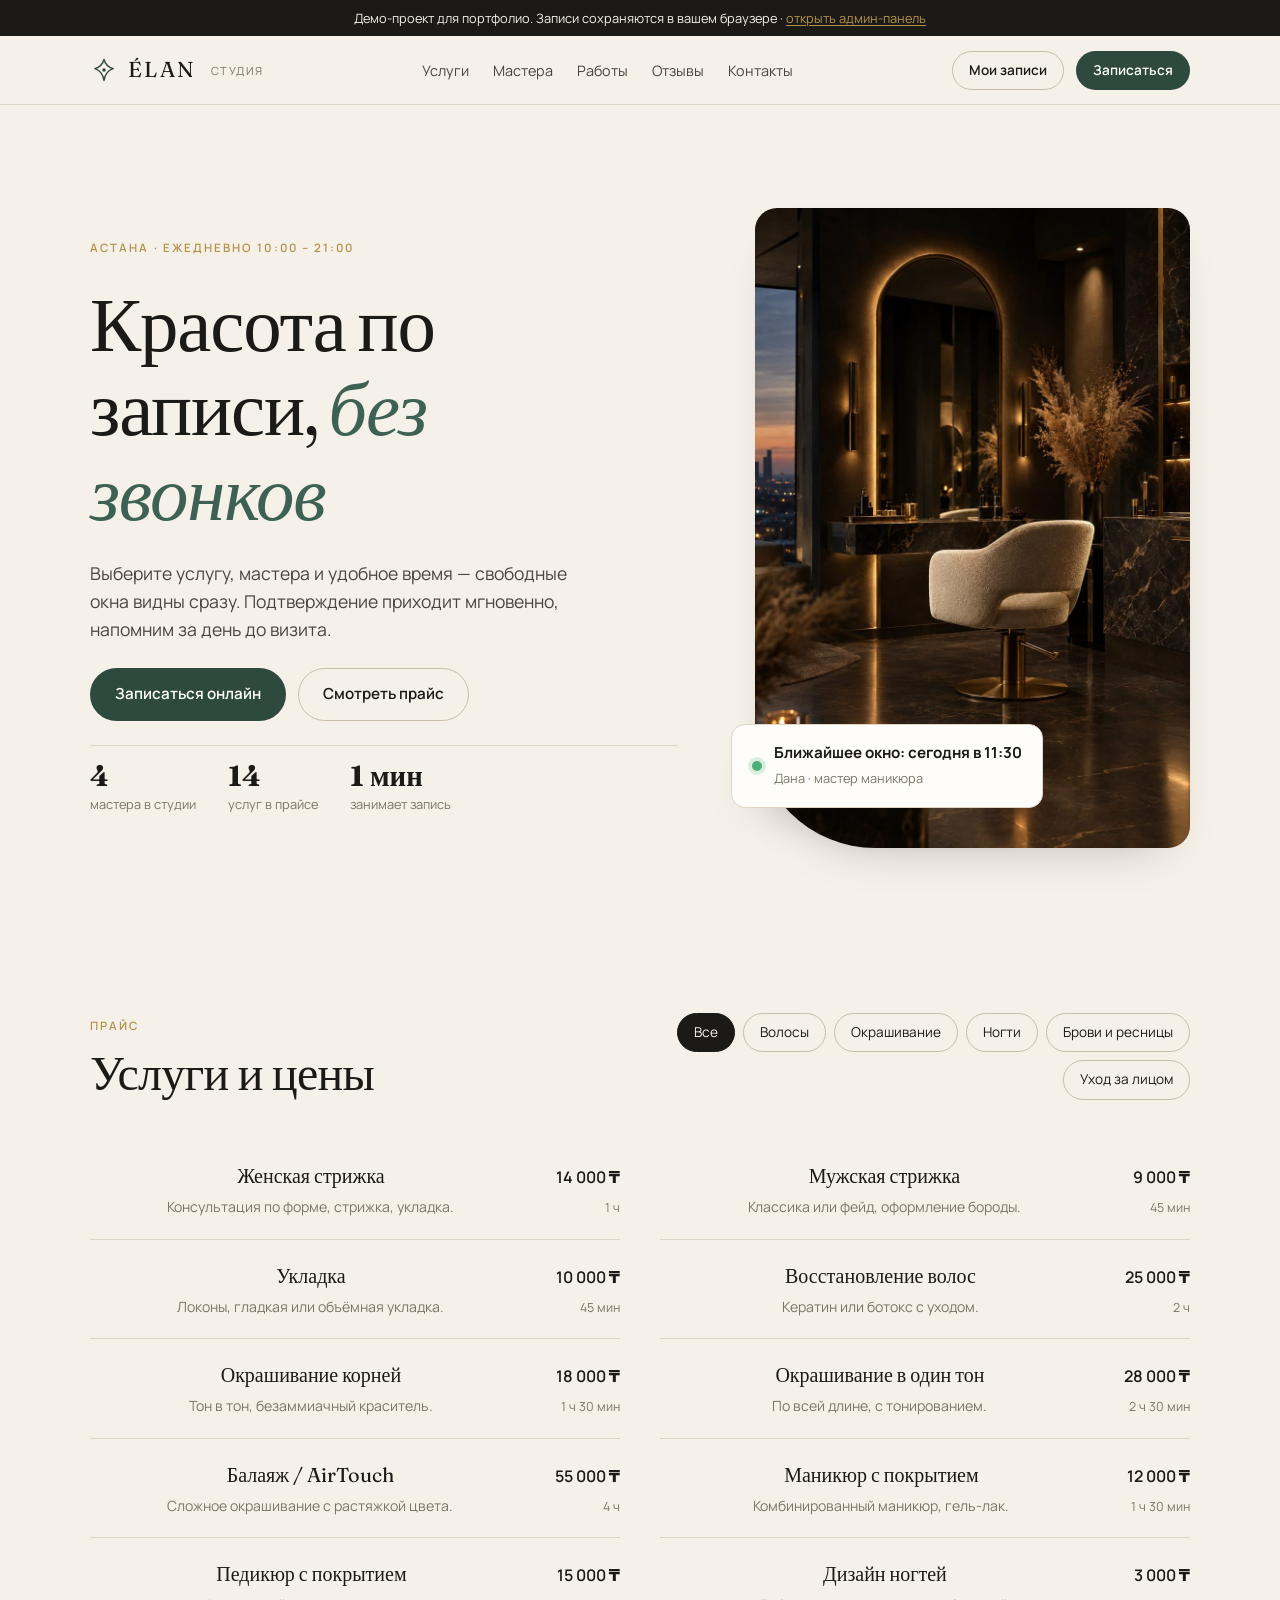
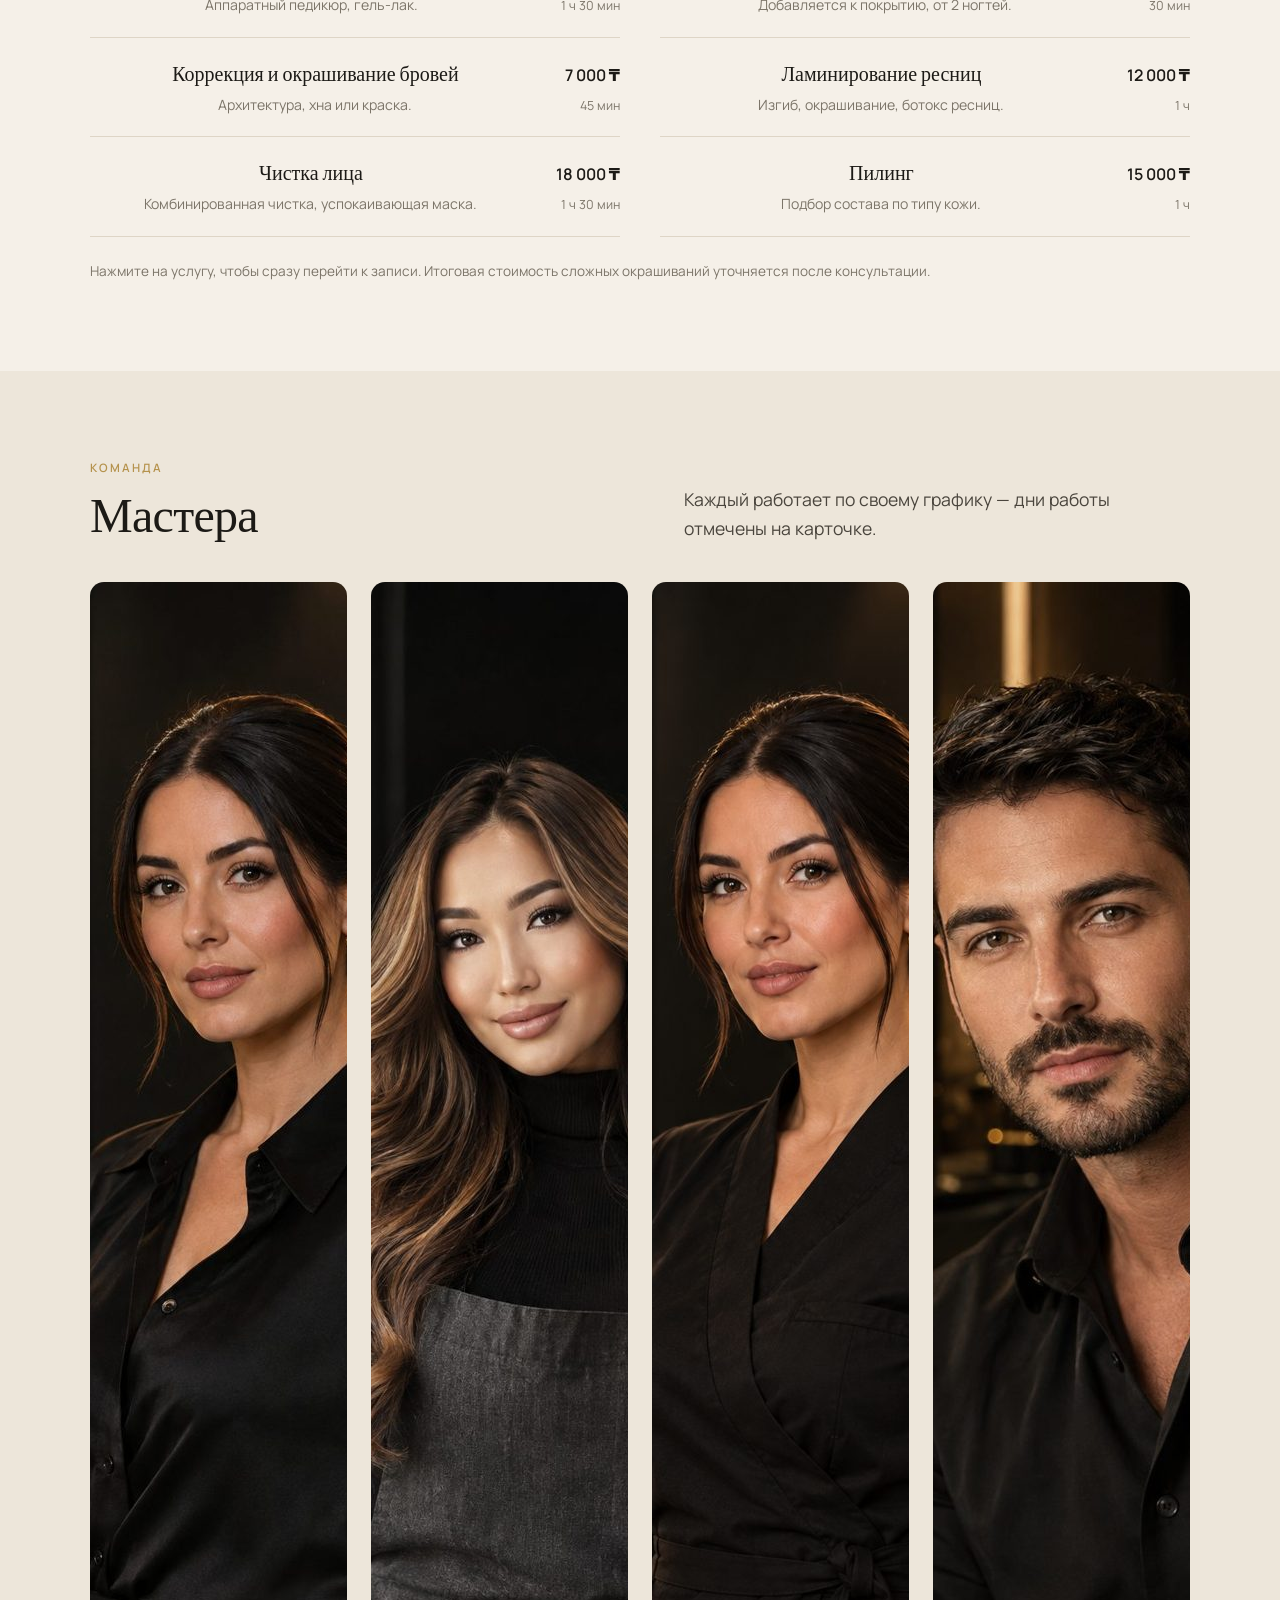
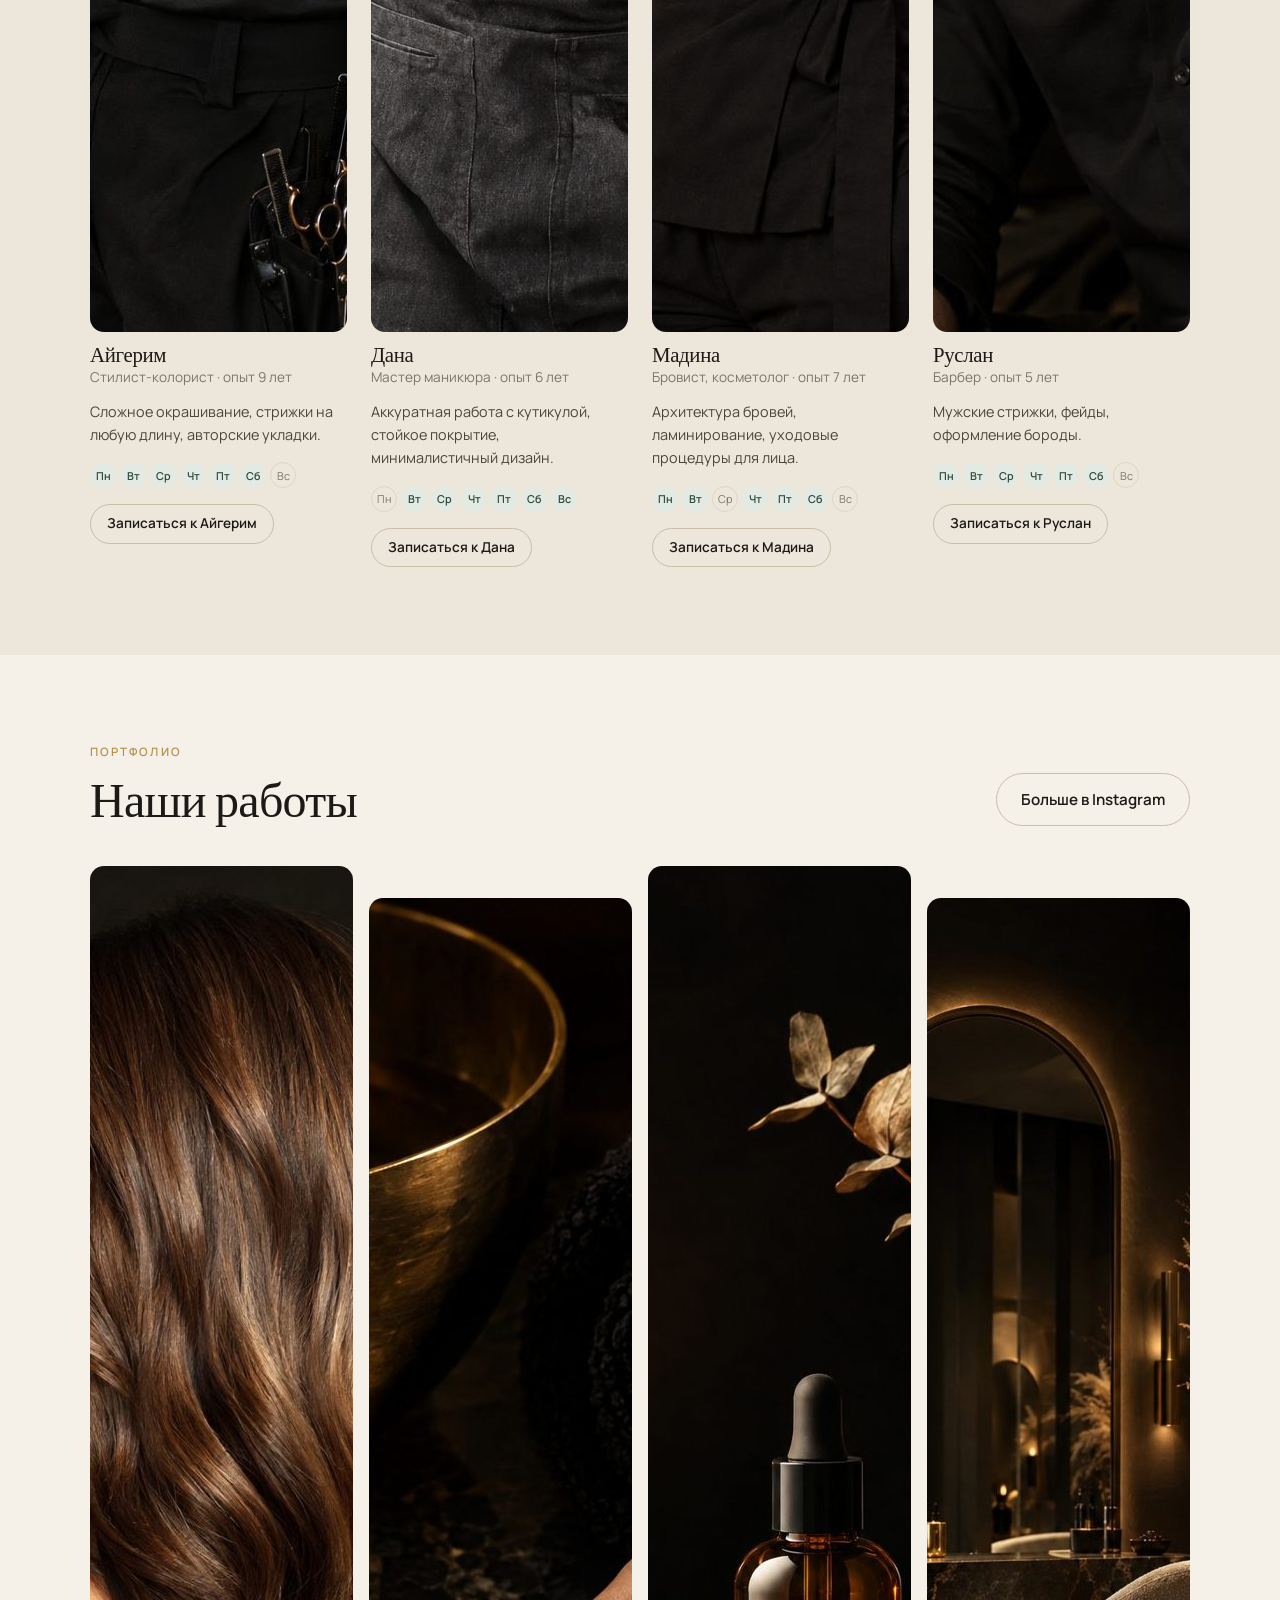
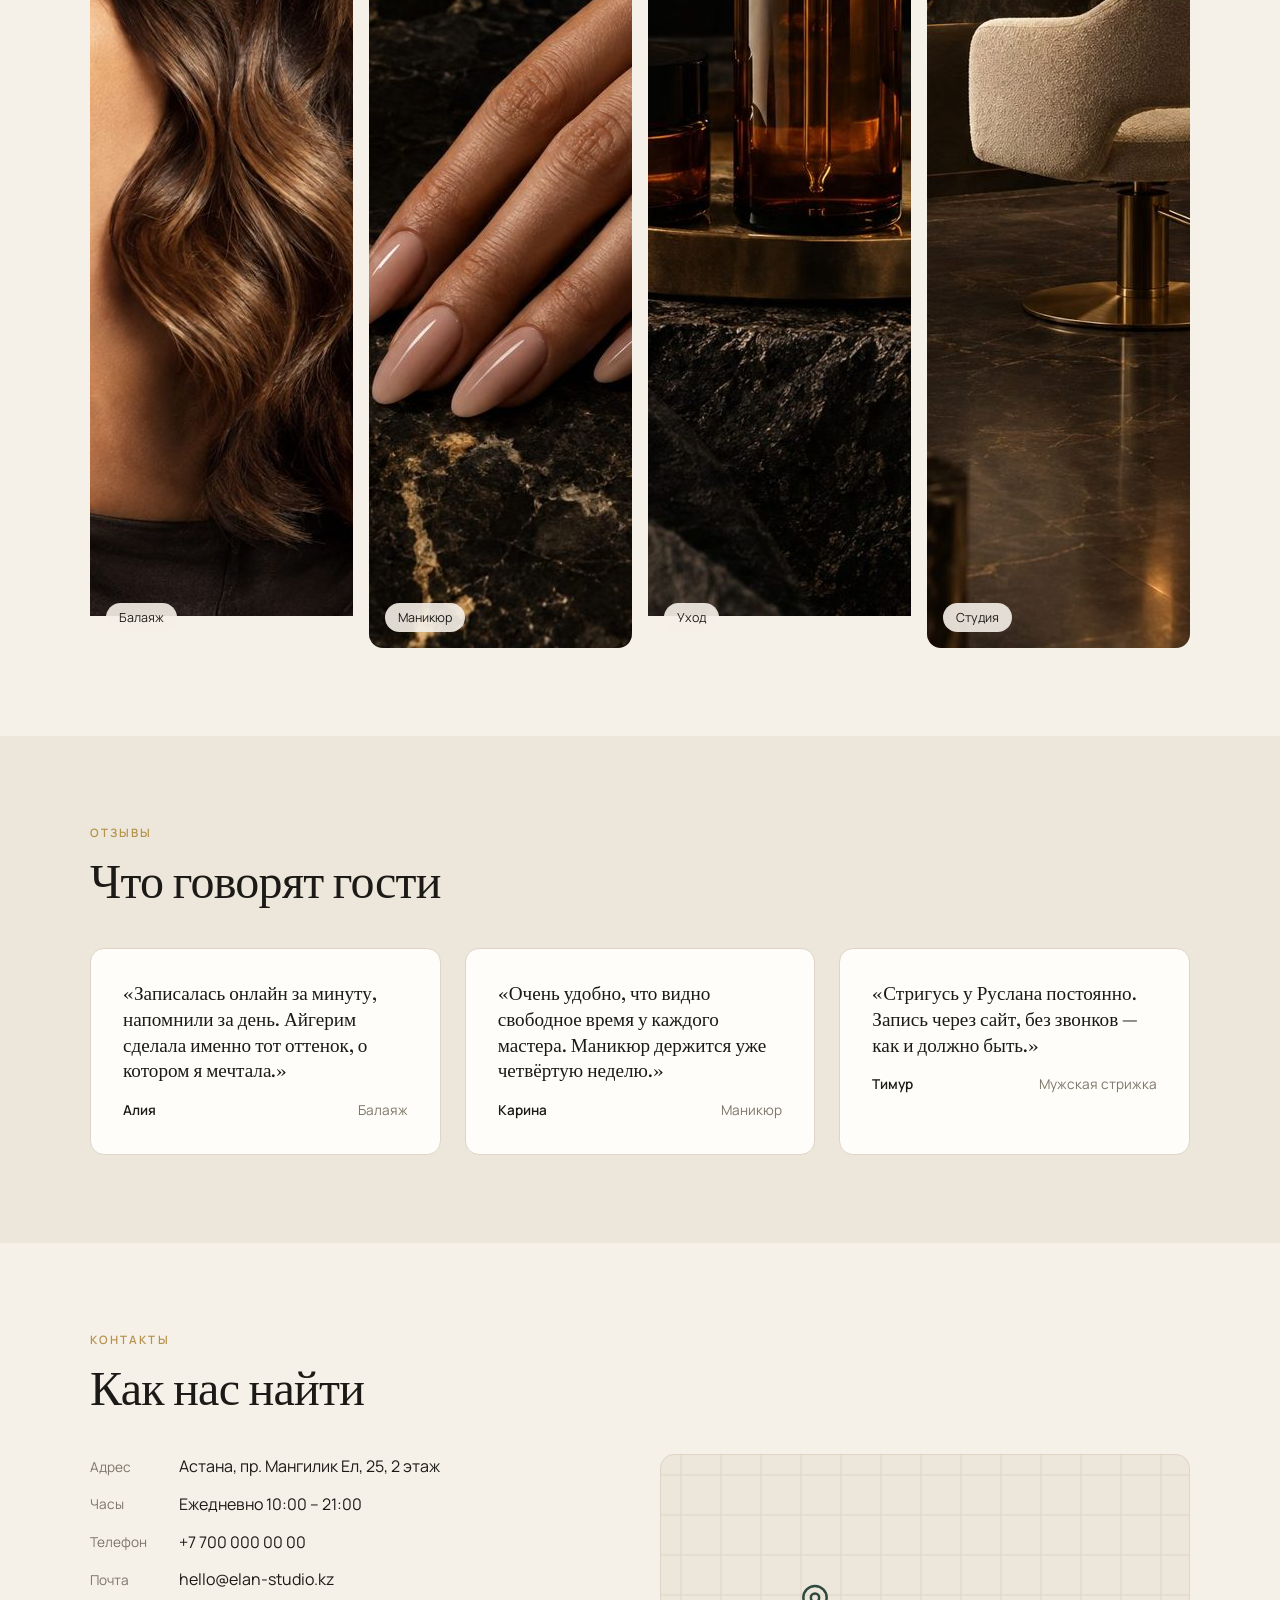
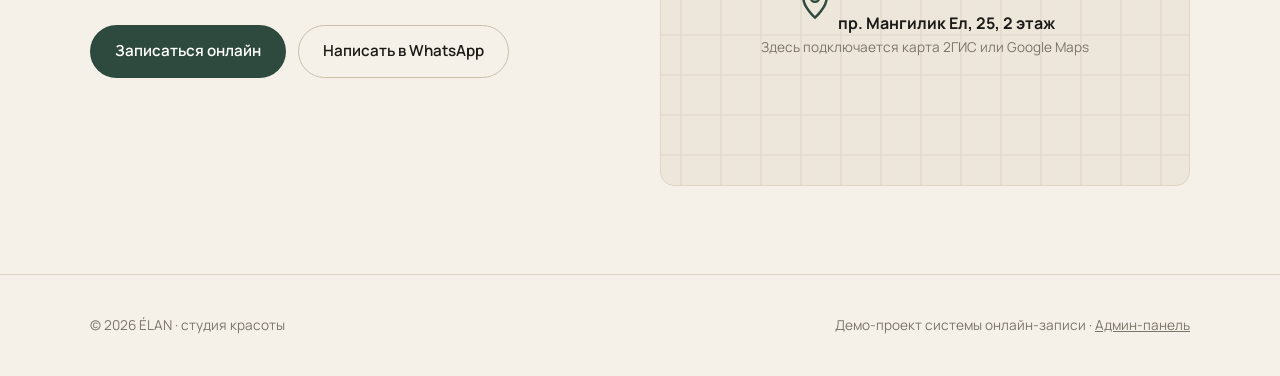
<file: index.html>
<!DOCTYPE html>
<html lang="ru">
<head>
  <meta charset="UTF-8">
  <meta name="viewport" content="width=device-width, initial-scale=1">
  <title>ÉLAN — студия красоты. Онлайн-запись</title>
  <meta name="description" content="Студия красоты ÉLAN: стрижки, окрашивание, маникюр, брови, уход за лицом. Онлайн-запись к мастеру за минуту.">
  <link rel="preconnect" href="https://fonts.googleapis.com">
  <link rel="preconnect" href="https://fonts.gstatic.com" crossorigin>
  <link href="https://fonts.googleapis.com/css2?family=Fraunces:ital,opsz,wght@0,9..144,300..600;1,9..144,300..600&family=Manrope:wght@400;500;600;700&display=swap" rel="stylesheet">
  <link rel="stylesheet" href="css/styles.css">
  <link rel="icon" href="data:image/svg+xml,%3Csvg xmlns='http://www.w3.org/2000/svg' viewBox='0 0 32 32'%3E%3Crect width='32' height='32' rx='6' fill='%232E4A3E'/%3E%3Cpath d='M16 6c1.2 4.6 4 7.6 9 9-5 1.4-7.8 4.4-9 11-1.2-6.6-4-9.6-9-11 5-1.4 7.8-4.4 9-9z' fill='%23F5F0E8'/%3E%3C/svg%3E">
</head>
<body>

<div class="demo-bar">Демо-проект для портфолио. Записи сохраняются в вашем браузере · <a href="admin.html">открыть админ-панель</a></div>

<header class="header">
  <div class="wrap">
    <a class="brand" href="#top" aria-label="ÉLAN — на главную">
      <svg viewBox="0 0 32 32" fill="none" aria-hidden="true"><path d="M16 4c1.4 5.4 4.6 8.8 10.5 10.5C20.6 16.2 17.4 19.6 16 28c-1.4-8.4-4.6-11.8-10.5-13.5C11.4 12.8 14.6 9.4 16 4z" stroke="currentColor" stroke-width="1.6" stroke-linejoin="round"/><circle cx="16" cy="16" r="2" fill="currentColor"/></svg>
      <span class="brand__name">ÉLAN</span>
      <span class="brand__sub">студия</span>
    </a>
    <nav class="nav" id="nav">
      <a href="#services">Услуги</a>
      <a href="#team">Мастера</a>
      <a href="#gallery">Работы</a>
      <a href="#reviews">Отзывы</a>
      <a href="#contacts">Контакты</a>
    </nav>
    <div class="header__actions">
      <button class="btn btn--ghost btn--sm" data-open-visits>Мои записи</button>
      <button class="btn btn--primary btn--sm" data-book>Записаться</button>
      <button class="burger" id="burger" aria-label="Меню"><span></span><span></span><span></span></button>
    </div>
  </div>
</header>

<main id="top">
  <!-- HERO -->
  <section class="hero">
    <div class="wrap">
      <div class="hero__copy">
        <span class="eyebrow" id="hero-city"></span>
        <h1>Красота по записи, <em>без звонков</em></h1>
        <p class="lead">Выберите услугу, мастера и удобное время — свободные окна видны сразу. Подтверждение приходит мгновенно, напомним за день до визита.</p>
        <div class="hero__cta">
          <button class="btn btn--primary" data-book>Записаться онлайн</button>
          <a class="btn btn--ghost" href="#services">Смотреть прайс</a>
        </div>
        <div class="hero__facts">
          <div class="fact"><strong id="fact-masters">4</strong><span>мастера в студии</span></div>
          <div class="fact"><strong id="fact-services">14</strong><span>услуг в прайсе</span></div>
          <div class="fact"><strong>1 мин</strong><span>занимает запись</span></div>
        </div>
      </div>
      <div class="hero__media">
        <img class="hero__img" src="img/hero.jpg" alt="Интерьер студии ÉLAN" width="900" height="1350" fetchpriority="high">
        <div class="hero__card">
          <span class="dot"></span>
          <div><b id="hero-next">Ближайшее окно</b><span id="hero-next-sub">считаем…</span></div>
        </div>
      </div>
    </div>
  </section>

  <!-- УСЛУГИ -->
  <section class="section" id="services">
    <div class="wrap">
      <div class="section__head">
        <div>
          <span class="eyebrow">Прайс</span>
          <h2>Услуги и цены</h2>
        </div>
        <div class="chips" id="cat-chips"></div>
      </div>
      <div class="services" id="services-list"></div>
      <p class="muted small" style="margin-top:1.5rem">Нажмите на услугу, чтобы сразу перейти к записи. Итоговая стоимость сложных окрашиваний уточняется после консультации.</p>
    </div>
  </section>

  <!-- МАСТЕРА -->
  <section class="section section--alt" id="team">
    <div class="wrap">
      <div class="section__head">
        <div>
          <span class="eyebrow">Команда</span>
          <h2>Мастера</h2>
        </div>
        <p class="lead">Каждый работает по своему графику — дни работы отмечены на карточке.</p>
      </div>
      <div class="masters" id="masters-list"></div>
    </div>
  </section>

  <!-- ГАЛЕРЕЯ -->
  <section class="section" id="gallery">
    <div class="wrap">
      <div class="section__head">
        <div>
          <span class="eyebrow">Портфолио</span>
          <h2>Наши работы</h2>
        </div>
        <a class="btn btn--ghost" id="ig-link" href="#" target="_blank" rel="noopener">Больше в Instagram</a>
      </div>
      <div class="gallery" id="gallery-list"></div>
    </div>
  </section>

  <!-- ОТЗЫВЫ -->
  <section class="section section--alt" id="reviews">
    <div class="wrap">
      <div class="section__head">
        <div>
          <span class="eyebrow">Отзывы</span>
          <h2>Что говорят гости</h2>
        </div>
      </div>
      <div class="reviews" id="reviews-list"></div>
    </div>
  </section>

  <!-- КОНТАКТЫ -->
  <section class="section" id="contacts">
    <div class="wrap">
      <div class="section__head">
        <div>
          <span class="eyebrow">Контакты</span>
          <h2>Как нас найти</h2>
        </div>
      </div>
      <div class="contacts">
        <div style="display:flex;flex-direction:column;gap:2rem">
          <dl id="contacts-list"></dl>
          <div class="hero__cta">
            <button class="btn btn--primary" data-book>Записаться онлайн</button>
            <a class="btn btn--ghost" id="wa-link" href="#" target="_blank" rel="noopener">Написать в WhatsApp</a>
          </div>
        </div>
        <div class="map">
          <div class="map__pin">
            <svg viewBox="0 0 24 24" fill="none" stroke="currentColor" stroke-width="1.5"><path d="M12 22s7-6.2 7-12a7 7 0 1 0-14 0c0 5.8 7 12 7 12z"/><circle cx="12" cy="10" r="2.5"/></svg>
            <b id="map-address"></b>
            <p class="muted small">Здесь подключается карта 2ГИС или Google Maps</p>
          </div>
        </div>
      </div>
    </div>
  </section>
</main>

<footer class="footer">
  <div class="wrap">
    <span>© <span id="year"></span> ÉLAN · студия красоты</span>
    <span>Демо-проект системы онлайн-записи · <a href="admin.html" style="text-decoration:underline">Админ-панель</a></span>
  </div>
</footer>

<!-- МОДАЛКА ЗАПИСИ -->
<div class="modal" id="book-modal" hidden role="dialog" aria-modal="true" aria-labelledby="book-title">
  <div class="modal__backdrop" data-close></div>
  <div class="modal__panel">
    <div class="modal__head">
      <div class="modal__title">
        <span class="eyebrow" id="book-step-label">Шаг 1 из 4</span>
        <h3 id="book-title">Выберите услугу</h3>
      </div>
      <button class="modal__close" data-close aria-label="Закрыть"><svg width="18" height="18" viewBox="0 0 24 24" fill="none" stroke="currentColor" stroke-width="1.8"><path d="M6 6l12 12M18 6L6 18"/></svg></button>
    </div>
    <div class="modal__body" id="book-body"></div>
    <div class="modal__foot" id="book-foot">
      <div class="steps" id="book-steps"><span></span><span></span><span></span><span></span></div>
      <div style="display:flex;gap:.5rem">
        <button class="btn btn--light" id="book-back">Назад</button>
        <button class="btn btn--primary" id="book-next">Далее</button>
      </div>
    </div>
  </div>
</div>

<!-- МОДАЛКА «МОИ ЗАПИСИ» -->
<div class="modal" id="visits-modal" hidden role="dialog" aria-modal="true" aria-labelledby="visits-title">
  <div class="modal__backdrop" data-close></div>
  <div class="modal__panel">
    <div class="modal__head">
      <div class="modal__title">
        <span class="eyebrow">Личный кабинет</span>
        <h3 id="visits-title">Мои записи</h3>
      </div>
      <button class="modal__close" data-close aria-label="Закрыть"><svg width="18" height="18" viewBox="0 0 24 24" fill="none" stroke="currentColor" stroke-width="1.8"><path d="M6 6l12 12M18 6L6 18"/></svg></button>
    </div>
    <div class="modal__body">
      <form class="form" id="visits-form" style="margin-bottom:1.5rem">
        <div class="field">
          <label for="visits-phone">Телефон, указанный при записи</label>
          <div style="display:flex;gap:.5rem">
            <input id="visits-phone" type="tel" placeholder="+7 700 000 00 00" autocomplete="tel" required>
            <button class="btn btn--primary" type="submit">Найти</button>
          </div>
        </div>
      </form>
      <div id="visits-list"></div>
    </div>
  </div>
</div>

<div class="toast" id="toast"></div>

<script src="js/data.js"></script>
<script src="js/store.js"></script>
<script src="js/site.js"></script>
</body>
</html>
</file>
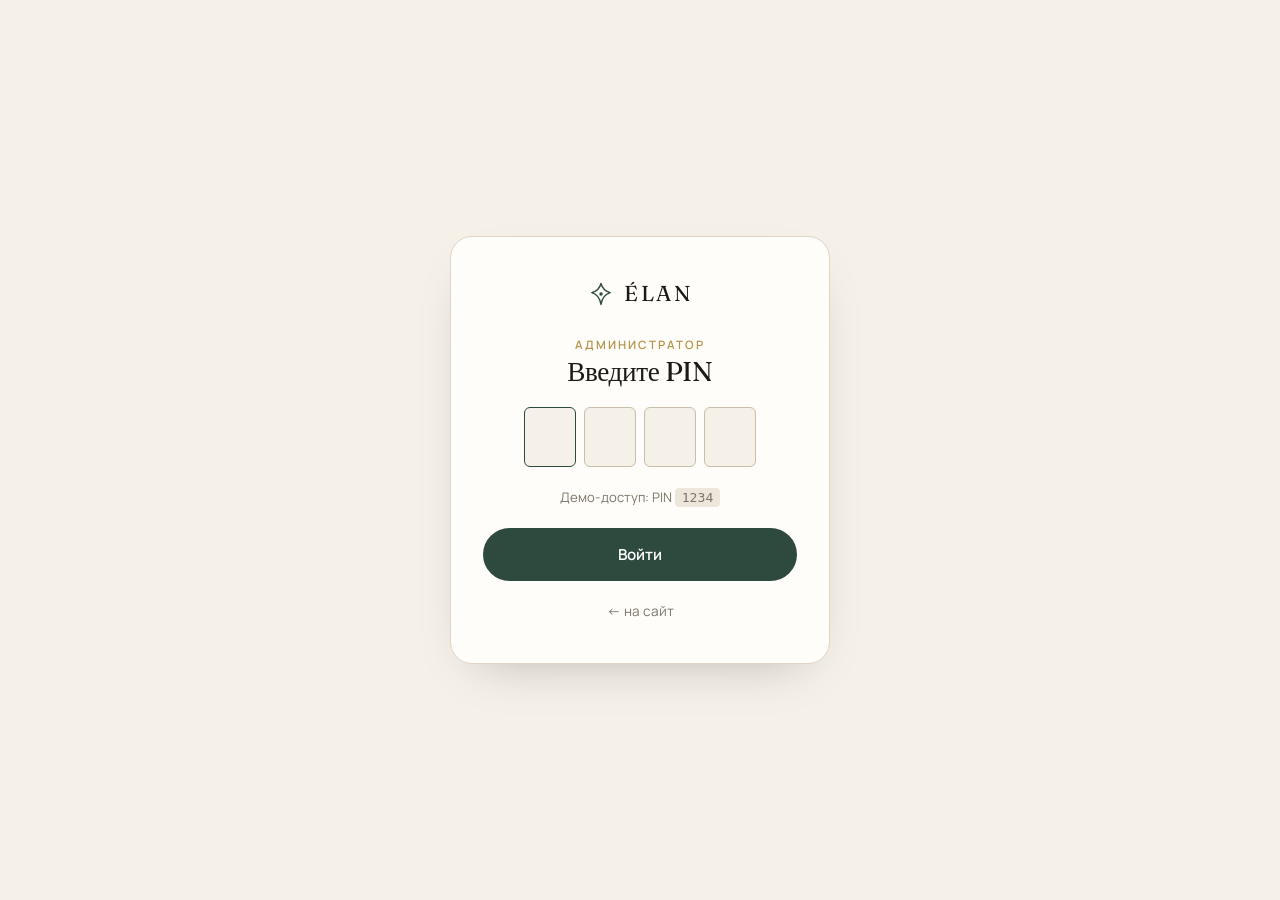
<file: admin.html>
<!DOCTYPE html>
<html lang="ru">
<head>
  <meta charset="UTF-8">
  <meta name="viewport" content="width=device-width, initial-scale=1">
  <title>Админ-панель — ÉLAN</title>
  <meta name="robots" content="noindex">
  <link rel="preconnect" href="https://fonts.googleapis.com">
  <link rel="preconnect" href="https://fonts.gstatic.com" crossorigin>
  <link href="https://fonts.googleapis.com/css2?family=Fraunces:ital,opsz,wght@0,9..144,300..600;1,9..144,300..600&family=Manrope:wght@400;500;600;700&display=swap" rel="stylesheet">
  <link rel="stylesheet" href="css/styles.css">
  <link rel="icon" href="data:image/svg+xml,%3Csvg xmlns='http://www.w3.org/2000/svg' viewBox='0 0 32 32'%3E%3Crect width='32' height='32' rx='6' fill='%231C1A16'/%3E%3Cpath d='M16 6c1.2 4.6 4 7.6 9 9-5 1.4-7.8 4.4-9 11-1.2-6.6-4-9.6-9-11 5-1.4 7.8-4.4 9-9z' fill='%23B5924C'/%3E%3C/svg%3E">
</head>
<body>

<!-- ВХОД -->
<div class="login" id="login">
  <form class="login__card" id="login-form">
    <a class="brand" href="index.html">
      <svg viewBox="0 0 32 32" fill="none" aria-hidden="true"><path d="M16 4c1.4 5.4 4.6 8.8 10.5 10.5C20.6 16.2 17.4 19.6 16 28c-1.4-8.4-4.6-11.8-10.5-13.5C11.4 12.8 14.6 9.4 16 4z" stroke="currentColor" stroke-width="1.6" stroke-linejoin="round"/><circle cx="16" cy="16" r="2" fill="currentColor"/></svg>
      <span class="brand__name">ÉLAN</span>
    </a>
    <div>
      <span class="eyebrow">Администратор</span>
      <h2>Введите PIN</h2>
    </div>
    <div class="pin" id="pin">
      <input inputmode="numeric" maxlength="1" aria-label="Цифра 1" autofocus>
      <input inputmode="numeric" maxlength="1" aria-label="Цифра 2">
      <input inputmode="numeric" maxlength="1" aria-label="Цифра 3">
      <input inputmode="numeric" maxlength="1" aria-label="Цифра 4">
    </div>
    <p class="login__hint" id="login-hint">Демо-доступ: PIN <code>1234</code></p>
    <button class="btn btn--primary" type="submit">Войти</button>
    <a class="small muted" href="index.html">← на сайт</a>
  </form>
</div>

<!-- ПАНЕЛЬ -->
<div class="admin" id="app" hidden>
  <aside class="side">
    <a class="brand" href="index.html">
      <svg viewBox="0 0 32 32" fill="none" aria-hidden="true"><path d="M16 4c1.4 5.4 4.6 8.8 10.5 10.5C20.6 16.2 17.4 19.6 16 28c-1.4-8.4-4.6-11.8-10.5-13.5C11.4 12.8 14.6 9.4 16 4z" stroke="currentColor" stroke-width="1.6" stroke-linejoin="round"/><circle cx="16" cy="16" r="2" fill="currentColor"/></svg>
      <span class="brand__name">ÉLAN</span>
      <span class="brand__sub">админ</span>
    </a>
    <nav id="tabs">
      <a href="#today" data-tab="today" class="is-active"><svg viewBox="0 0 24 24" fill="none" stroke="currentColor" stroke-width="1.7"><rect x="3" y="5" width="18" height="16" rx="2"/><path d="M3 10h18M8 3v4M16 3v4"/></svg><span>Сегодня</span></a>
      <a href="#week" data-tab="week"><svg viewBox="0 0 24 24" fill="none" stroke="currentColor" stroke-width="1.7"><path d="M4 6h16M4 12h16M4 18h16"/></svg><span>Неделя</span></a>
      <a href="#list" data-tab="list"><svg viewBox="0 0 24 24" fill="none" stroke="currentColor" stroke-width="1.7"><path d="M4 7h16M4 12h10M4 17h13"/><circle cx="19" cy="16" r="3"/></svg><span>Все записи</span></a>
      <a href="#clients" data-tab="clients"><svg viewBox="0 0 24 24" fill="none" stroke="currentColor" stroke-width="1.7"><circle cx="12" cy="8" r="4"/><path d="M4 21c0-4 3.6-7 8-7s8 3 8 7"/></svg><span>Клиенты</span></a>
      <a href="#settings" data-tab="settings"><svg viewBox="0 0 24 24" fill="none" stroke="currentColor" stroke-width="1.7"><circle cx="12" cy="12" r="3"/><path d="M19.4 15a1.7 1.7 0 0 0 .3 1.8l.1.1a2 2 0 1 1-2.8 2.8l-.1-.1a1.7 1.7 0 0 0-1.8-.3 1.7 1.7 0 0 0-1 1.5V21a2 2 0 1 1-4 0v-.1a1.7 1.7 0 0 0-1.1-1.5 1.7 1.7 0 0 0-1.8.3l-.1.1a2 2 0 1 1-2.8-2.8l.1-.1a1.7 1.7 0 0 0 .3-1.8 1.7 1.7 0 0 0-1.5-1H3a2 2 0 1 1 0-4h.1a1.7 1.7 0 0 0 1.5-1.1 1.7 1.7 0 0 0-.3-1.8l-.1-.1a2 2 0 1 1 2.8-2.8l.1.1a1.7 1.7 0 0 0 1.8.3H9a1.7 1.7 0 0 0 1-1.5V3a2 2 0 1 1 4 0v.1a1.7 1.7 0 0 0 1 1.5 1.7 1.7 0 0 0 1.8-.3l.1-.1a2 2 0 1 1 2.8 2.8l-.1.1a1.7 1.7 0 0 0-.3 1.8V9a1.7 1.7 0 0 0 1.5 1H21a2 2 0 1 1 0 4h-.1a1.7 1.7 0 0 0-1.5 1z"/></svg><span>График</span></a>
    </nav>
    <div class="side__foot">
      <span>Данные хранятся в браузере. Для боевого режима подключается API.</span>
      <a href="index.html">← Открыть сайт</a>
      <a href="#" id="logout">Выйти</a>
    </div>
  </aside>

  <main class="main">
    <!-- СЕГОДНЯ -->
    <section data-view="today">
      <div class="main__head">
        <div><span class="eyebrow" id="today-eyebrow"></span><h2 id="today-title">Сегодня</h2></div>
        <div class="actions">
          <div class="datebar">
            <button class="btn btn--light btn--sm" id="day-prev">‹</button>
            <input type="date" id="day-date">
            <button class="btn btn--light btn--sm" id="day-next">›</button>
            <button class="btn btn--ghost btn--sm" id="day-today">Сегодня</button>
          </div>
          <button class="btn btn--primary btn--sm" id="new-booking">+ Новая запись</button>
        </div>
      </div>
      <div class="kpis" id="kpis" style="margin:1.5rem 0"></div>
      <div class="card">
        <div class="card__head"><h3>Расписание дня</h3><span class="small muted">Нажмите на запись, чтобы изменить статус</span></div>
        <div class="timeline" id="timeline"></div>
      </div>
    </section>

    <!-- НЕДЕЛЯ -->
    <section data-view="week" hidden>
      <div class="main__head">
        <div><span class="eyebrow">Загрузка мастеров</span><h2>Неделя</h2></div>
        <div class="actions">
          <button class="btn btn--light btn--sm" id="week-prev">‹ Пред.</button>
          <button class="btn btn--light btn--sm" id="week-next">След. ›</button>
        </div>
      </div>
      <div class="card" style="margin-top:1.5rem">
        <div class="card__head"><h3 id="week-title"></h3><span class="small muted">Число записей и загрузка рабочего времени</span></div>
        <div class="week" id="week"></div>
      </div>
    </section>

    <!-- СПИСОК -->
    <section data-view="list" hidden>
      <div class="main__head">
        <div><span class="eyebrow">Журнал</span><h2>Все записи</h2></div>
        <div class="actions"><button class="btn btn--light btn--sm" id="export-csv">Экспорт CSV</button></div>
      </div>
      <div class="card" style="margin-top:1.5rem">
        <div class="filters" style="margin-bottom:1rem">
          <input type="search" id="f-q" placeholder="Поиск: имя, телефон, № записи">
          <select id="f-status"><option value="">Все статусы</option><option value="new">Новые</option><option value="confirmed">Подтверждённые</option><option value="done">Завершённые</option><option value="cancelled">Отменённые</option></select>
          <select id="f-master"><option value="">Все мастера</option></select>
          <select id="f-period"><option value="upcoming">Предстоящие</option><option value="today">Сегодня</option><option value="past">Прошедшие</option><option value="all">За всё время</option></select>
        </div>
        <div class="table-wrap"><table><thead><tr><th>Дата</th><th>Клиент</th><th>Услуга</th><th>Мастер</th><th>Сумма</th><th>Статус</th><th></th></tr></thead><tbody id="list-body"></tbody></table></div>
        <div class="empty" id="list-empty" hidden>Ничего не найдено</div>
      </div>
    </section>

    <!-- КЛИЕНТЫ -->
    <section data-view="clients" hidden>
      <div class="main__head"><div><span class="eyebrow">База</span><h2>Клиенты</h2></div></div>
      <div class="card" style="margin-top:1.5rem">
        <div class="table-wrap"><table><thead><tr><th>Клиент</th><th>Телефон</th><th>Визитов</th><th>Потрачено</th><th>Последний визит</th><th>Любимая услуга</th></tr></thead><tbody id="clients-body"></tbody></table></div>
      </div>
    </section>

    <!-- ГРАФИК / НАСТРОЙКИ -->
    <section data-view="settings" hidden>
      <div class="main__head"><div><span class="eyebrow">График и перерывы</span><h2>Блокировки времени</h2></div></div>
      <div style="display:grid;grid-template-columns:1fr 1fr;gap:1.5rem;margin-top:1.5rem" class="settings-grid">
        <div class="card">
          <div class="card__head"><h3>Добавить перерыв или выходной</h3></div>
          <form class="form" id="block-form">
            <div class="field"><label>Мастер</label><select id="b-master"></select></div>
            <div class="form__row">
              <div class="field"><label>Дата</label><input type="date" id="b-date" required></div>
              <div class="field"><label>Причина</label><input id="b-reason" placeholder="Обед, обучение, выходной"></div>
            </div>
            <div class="form__row">
              <div class="field"><label>С</label><input type="time" id="b-from" value="13:00" step="1800"></div>
              <div class="field"><label>До</label><input type="time" id="b-to" value="14:00" step="1800"></div>
            </div>
            <label class="small" style="display:flex;gap:.5rem;align-items:center"><input type="checkbox" id="b-allday"> Весь день (выходной)</label>
            <button class="btn btn--primary" type="submit">Заблокировать время</button>
          </form>
        </div>
        <div class="card">
          <div class="card__head"><h3>Активные блокировки</h3></div>
          <div class="blocks" id="blocks-list"></div>
          <hr style="border:0;border-top:1px solid var(--line);margin:1.5rem 0">
          <div class="card__head"><h3>Демо-данные</h3></div>
          <p class="small muted" style="margin-bottom:1rem">Сбросить все записи и сгенерировать заново тестовое расписание на две недели.</p>
          <button class="btn btn--danger btn--sm" id="reset-demo">Сбросить демо-данные</button>
        </div>
      </div>
    </section>
  </main>
</div>

<!-- ДЕТАЛИ ЗАПИСИ -->
<div class="drawer" id="drawer" hidden>
  <div class="modal__backdrop" data-close></div>
  <div class="drawer__panel" id="drawer-panel"></div>
</div>

<!-- НОВАЯ ЗАПИСЬ (админ) -->
<div class="modal" id="new-modal" hidden>
  <div class="modal__backdrop" data-close></div>
  <div class="modal__panel" style="max-width:520px">
    <div class="modal__head"><div class="modal__title"><span class="eyebrow">Администратор</span><h3>Новая запись</h3></div><button class="modal__close" data-close aria-label="Закрыть">✕</button></div>
    <form class="modal__body form" id="new-form">
      <div class="field"><label>Услуга</label><select id="n-service" required></select></div>
      <div class="field"><label>Мастер</label><select id="n-master" required></select></div>
      <div class="form__row">
        <div class="field"><label>Дата</label><input type="date" id="n-date" required></div>
        <div class="field"><label>Время</label><select id="n-time" required></select></div>
      </div>
      <div class="form__row">
        <div class="field"><label>Имя клиента</label><input id="n-name" required></div>
        <div class="field"><label>Телефон</label><input id="n-phone" type="tel" placeholder="+7 700 000 00 00" required></div>
      </div>
      <div class="field"><label>Комментарий</label><input id="n-comment"></div>
      <div style="display:flex;justify-content:flex-end;gap:.5rem"><button class="btn btn--light" type="button" data-close>Отмена</button><button class="btn btn--primary" type="submit">Создать</button></div>
    </form>
  </div>
</div>

<div class="toast" id="toast"></div>

<style>@media (max-width:860px){.settings-grid{grid-template-columns:1fr !important}}</style>
<script src="js/data.js"></script>
<script src="js/store.js"></script>
<script src="js/admin.js"></script>
</body>
</html>
</file>
<file: css/styles.css>
/* ===================== ÉLAN · дизайн-токены ===================== */
:root {
  --font-display: 'Fraunces', 'Times New Roman', serif;
  --font-body: 'Manrope', system-ui, -apple-system, sans-serif;

  --bg: #F5F0E8;
  --bg-2: #EDE6DA;
  --surface: #FFFDF9;
  --ink: #1C1A16;
  --ink-2: #4A453D;
  --muted: #7C7569;
  --line: #DED5C6;
  --line-2: #C9BEAA;
  --green: #2E4A3E;
  --green-2: #3D6152;
  --green-soft: #E3EAE3;
  --gold: #B5924C;
  --gold-soft: #F1E7D2;
  --red: #A6453C;
  --red-soft: #F5E2DE;
  --blue: #3E5D82;
  --blue-soft: #E1E8F1;

  --s1: .25rem; --s2: .5rem; --s3: .75rem; --s4: 1rem; --s5: 1.25rem; --s6: 1.5rem;
  --s8: 2rem; --s10: 2.5rem; --s12: 3rem; --s16: 4rem; --s20: 5rem; --s24: 6rem;
  --r: 6px; --r-lg: 14px; --r-xl: 22px; --r-pill: 999px;
  --shadow: 0 20px 50px -30px rgba(28, 26, 22, .35);
  --shadow-sm: 0 6px 18px -10px rgba(28, 26, 22, .25);
  --ease: cubic-bezier(.22, .61, .36, 1);
  --wrap: 1180px;
}

*, *::before, *::after { box-sizing: border-box; }
html { scroll-behavior: smooth; }
body {
  margin: 0; background: var(--bg); color: var(--ink);
  font-family: var(--font-body); font-size: 16px; line-height: 1.6;
  -webkit-font-smoothing: antialiased;
}
img { display: block; max-width: 100%; }
a { color: inherit; text-decoration: none; }
button { font: inherit; color: inherit; background: none; border: 0; cursor: pointer; }
input, select, textarea { font: inherit; color: inherit; }
h1, h2, h3, h4 { font-family: var(--font-display); font-weight: 400; line-height: 1.1; margin: 0; letter-spacing: -.015em; }
h1 { font-size: clamp(2.6rem, 6vw, 5rem); font-variation-settings: 'opsz' 144, 'SOFT' 50; }
h2 { font-size: clamp(2rem, 4vw, 3rem); }
h3 { font-size: 1.35rem; }
p { margin: 0; }
em { font-style: italic; color: var(--green-2); }
:focus-visible { outline: 2px solid var(--green); outline-offset: 3px; border-radius: 2px; }
[hidden] { display: none !important; }

.wrap { max-width: var(--wrap); margin: 0 auto; padding: 0 clamp(1rem, 4vw, 2.5rem); }
.eyebrow { font-size: .72rem; letter-spacing: .18em; text-transform: uppercase; color: var(--gold); font-weight: 600; }
.lead { font-size: 1.1rem; color: var(--ink-2); max-width: 46ch; }
.muted { color: var(--muted); }
.small { font-size: .85rem; }

/* ---------- кнопки ---------- */
.btn {
  display: inline-flex; align-items: center; justify-content: center; gap: .5rem;
  padding: .85rem 1.5rem; border-radius: var(--r-pill); font-weight: 600; font-size: .95rem;
  transition: background .2s var(--ease), color .2s, transform .2s var(--ease), border-color .2s;
  border: 1px solid transparent; white-space: nowrap;
}
.btn:active { transform: translateY(1px); }
.btn--primary { background: var(--green); color: #fff; }
.btn--primary:hover { background: var(--green-2); }
.btn--ghost { border-color: var(--line-2); color: var(--ink); background: transparent; }
.btn--ghost:hover { border-color: var(--ink); }
.btn--light { background: var(--surface); color: var(--ink); border-color: var(--line); }
.btn--light:hover { border-color: var(--ink); }
.btn--danger { background: var(--red-soft); color: var(--red); }
.btn--danger:hover { background: #ecd0cb; }
.btn--sm { padding: .5rem 1rem; font-size: .85rem; }
.btn:disabled { opacity: .45; cursor: not-allowed; transform: none; }
.btn svg { width: 16px; height: 16px; }

/* ---------- шапка ---------- */
.header {
  position: sticky; top: 0; z-index: 50; background: rgba(245, 240, 232, .85);
  backdrop-filter: blur(12px); -webkit-backdrop-filter: blur(12px); border-bottom: 1px solid var(--line);
}
.header .wrap { display: flex; align-items: center; justify-content: space-between; height: 68px; gap: var(--s6); }
.brand { display: flex; align-items: center; gap: .6rem; }
.brand svg { width: 28px; height: 28px; color: var(--green); }
.brand__name { font-family: var(--font-display); font-size: 1.35rem; letter-spacing: .12em; }
.brand__sub { font-size: .7rem; letter-spacing: .14em; text-transform: uppercase; color: var(--muted); margin-left: .25rem; }
.nav { display: flex; gap: var(--s6); font-size: .9rem; color: var(--ink-2); }
.nav a { position: relative; padding: .25rem 0; }
.nav a::after { content: ''; position: absolute; left: 0; right: 100%; bottom: 0; height: 1px; background: var(--ink); transition: right .3s var(--ease); }
.nav a:hover::after { right: 0; }
.header__actions { display: flex; gap: var(--s3); align-items: center; }
.burger { display: none; width: 40px; height: 40px; border-radius: var(--r); }
.burger span { display: block; width: 20px; height: 1.5px; background: var(--ink); margin: 4px auto; }
@media (max-width: 860px) {
  .nav { display: none; }
  .nav.is-open { display: flex; flex-direction: column; position: absolute; top: 68px; left: 0; right: 0; background: var(--bg); padding: var(--s6); border-bottom: 1px solid var(--line); gap: var(--s4); }
  .burger { display: block; }
  .header__actions .btn--ghost { display: none; }
}

/* ---------- hero ---------- */
.hero { padding: clamp(3rem, 8vw, 6.5rem) 0 clamp(2rem, 6vw, 5rem); }
.hero .wrap { display: grid; grid-template-columns: 1.15fr .85fr; gap: clamp(2rem, 6vw, 5rem); align-items: center; }
.hero__copy { display: flex; flex-direction: column; gap: var(--s6); }
.hero h1 { max-width: 12ch; }
.hero__cta { display: flex; gap: var(--s3); flex-wrap: wrap; }
.hero__facts { display: flex; gap: var(--s8); padding-top: var(--s4); border-top: 1px solid var(--line); flex-wrap: wrap; }
.fact strong { display: block; font-family: var(--font-display); font-size: 1.8rem; line-height: 1; }
.fact span { font-size: .8rem; color: var(--muted); }
.hero__media { position: relative; }
.hero__img { aspect-ratio: 4/5; max-height: 640px; width: 100%; object-fit: cover; border-radius: var(--r-xl) var(--r-xl) var(--r-xl) 120px; box-shadow: var(--shadow); }
.hero__card {
  position: absolute; left: -1.5rem; bottom: 2.5rem; background: var(--surface); padding: var(--s4) var(--s5);
  border-radius: var(--r-lg); box-shadow: var(--shadow); display: flex; gap: var(--s3); align-items: center; border: 1px solid var(--line);
}
.hero__card .dot { width: 10px; height: 10px; border-radius: 50%; background: #4CAF7A; box-shadow: 0 0 0 4px rgba(76, 175, 122, .2); }
.hero__card b { display: block; font-size: .95rem; }
.hero__card span { font-size: .8rem; color: var(--muted); }
@media (max-width: 860px) {
  .hero .wrap { grid-template-columns: 1fr; }
  .hero__media { order: -1; }
  .hero__img { aspect-ratio: 4/3; border-radius: var(--r-xl); }
  .hero__card { left: 1rem; bottom: 1rem; }
}

/* ---------- секции ---------- */
.section { padding: clamp(3rem, 7vw, 5.5rem) 0; }
.section--alt { background: var(--bg-2); }
.section__head { display: flex; justify-content: space-between; align-items: flex-end; gap: var(--s6); margin-bottom: var(--s10); flex-wrap: wrap; }
.section__head > div:not(.chips) { display: flex; flex-direction: column; gap: var(--s3); }
.section__head .chips { max-width: 560px; justify-content: flex-end; }

/* ---------- услуги ---------- */
.chips { display: flex; gap: var(--s2); flex-wrap: wrap; }
.chip { padding: .5rem 1rem; border-radius: var(--r-pill); border: 1px solid var(--line-2); font-size: .85rem; transition: all .2s; background: transparent; }
.chip:hover { border-color: var(--ink); }
.chip.is-active { background: var(--ink); color: var(--bg); border-color: var(--ink); }
.services { display: grid; grid-template-columns: repeat(2, 1fr); gap: 0 var(--s10); }
.service {
  display: grid; grid-template-columns: 1fr auto; gap: var(--s1) var(--s6); padding: var(--s5) 0;
  border-bottom: 1px solid var(--line); align-items: baseline; cursor: pointer; transition: padding-left .25s var(--ease);
}
.service:hover { padding-left: .5rem; }
.service__name { font-family: var(--font-display); font-size: 1.25rem; }
.service__desc { grid-column: 1; font-size: .88rem; color: var(--muted); }
.service__price { font-weight: 600; white-space: nowrap; }
.service__dur { grid-column: 2; font-size: .78rem; color: var(--muted); text-align: right; }
@media (max-width: 760px) { .services { grid-template-columns: 1fr; } }

/* ---------- мастера ---------- */
.masters { display: grid; grid-template-columns: repeat(4, 1fr); gap: var(--s6); }
.master { display: flex; flex-direction: column; gap: var(--s3); min-width: 0; }
.master .btn { white-space: normal; text-align: center; }
.master__img { aspect-ratio: 3/4; width: 100%; object-fit: cover; border-radius: var(--r-lg); transition: transform .5s var(--ease); }
.master:hover .master__img { transform: translateY(-4px); }
.master__name { font-size: 1.3rem; }
.master__role { font-size: .85rem; color: var(--muted); }
.master__bio { font-size: .9rem; color: var(--ink-2); }
.master__days { display: flex; gap: 4px; margin-top: var(--s1); }
.master__days span { width: 26px; height: 26px; display: grid; place-items: center; font-size: .68rem; border-radius: 50%; border: 1px solid var(--line); color: var(--muted); }
.master__days span.on { background: var(--green-soft); color: var(--green); border-color: transparent; font-weight: 600; }
@media (max-width: 960px) { .masters { grid-template-columns: repeat(2, 1fr); } }
@media (max-width: 480px) { .master__days span { width: 22px; height: 22px; font-size: .6rem; } .master__name { font-size: 1.15rem; } }

/* ---------- галерея ---------- */
.gallery { display: grid; grid-template-columns: repeat(4, 1fr); gap: var(--s4); }
.gallery figure { margin: 0; position: relative; overflow: hidden; border-radius: var(--r-lg); }
.gallery img { aspect-ratio: 3/4; width: 100%; object-fit: cover; transition: transform .7s var(--ease); }
.gallery figure:hover img { transform: scale(1.04); }
.gallery figcaption { position: absolute; left: var(--s4); bottom: var(--s4); background: rgba(245, 240, 232, .9); padding: .3rem .8rem; border-radius: var(--r-pill); font-size: .78rem; }
.gallery figure:nth-child(2), .gallery figure:nth-child(4) { margin-top: var(--s8); }
@media (max-width: 760px) { .gallery { grid-template-columns: repeat(2, 1fr); } }

/* ---------- отзывы ---------- */
.reviews { display: grid; grid-template-columns: repeat(3, 1fr); gap: var(--s6); }
.review { background: var(--surface); padding: var(--s8); border-radius: var(--r-lg); border: 1px solid var(--line); display: flex; flex-direction: column; gap: var(--s4); }
.review q { font-family: var(--font-display); font-size: 1.2rem; line-height: 1.35; quotes: '«' '»'; }
.review footer { display: flex; justify-content: space-between; font-size: .85rem; color: var(--muted); }
.review footer b { color: var(--ink); font-weight: 600; }
@media (max-width: 860px) { .reviews { grid-template-columns: 1fr; } }

/* ---------- контакты ---------- */
.contacts { display: grid; grid-template-columns: 1fr 1fr; gap: var(--s10); align-items: start; }
.contacts dl { display: grid; grid-template-columns: auto 1fr; gap: var(--s3) var(--s8); margin: 0; }
.contacts dt { color: var(--muted); font-size: .85rem; padding-top: .15rem; }
.contacts dd { margin: 0; }
.map { aspect-ratio: 16/10; border-radius: var(--r-lg); background: var(--bg-2) url("data:image/svg+xml,%3Csvg xmlns='http://www.w3.org/2000/svg' width='40' height='40'%3E%3Cpath d='M0 20h40M20 0v40' stroke='%23DED5C6' stroke-width='1'/%3E%3C/svg%3E"); display: grid; place-items: center; border: 1px solid var(--line); }
.map__pin { text-align: center; }
.map__pin svg { width: 40px; height: 40px; color: var(--green); margin: 0 auto .5rem; }
@media (max-width: 760px) { .contacts { grid-template-columns: 1fr; } }

.footer { padding: var(--s10) 0; border-top: 1px solid var(--line); font-size: .85rem; color: var(--muted); }
.footer .wrap { display: flex; justify-content: space-between; gap: var(--s4); flex-wrap: wrap; }

/* ---------- модалка записи ---------- */
.modal { position: fixed; inset: 0; z-index: 100; display: grid; grid-template-columns: minmax(0, 1fr); place-items: center; padding: var(--s4); }
.modal__backdrop { position: absolute; inset: 0; background: rgba(28, 26, 22, .55); backdrop-filter: blur(4px); }
.modal__panel {
  position: relative; width: 100%; max-width: 680px; min-width: 0; max-height: min(92vh, 860px); background: var(--bg); border-radius: var(--r-xl);
  box-shadow: var(--shadow); display: flex; flex-direction: column; overflow: hidden;
  animation: rise .35s var(--ease);
}
@keyframes rise { from { opacity: 0; transform: translateY(14px) } to { opacity: 1; transform: none } }
.modal__head { display: flex; align-items: center; justify-content: space-between; padding: var(--s5) var(--s6); border-bottom: 1px solid var(--line); gap: var(--s4); }
.modal__title { display: flex; flex-direction: column; gap: .2rem; }
.modal__title h3 { font-size: 1.5rem; }
.modal__close { width: 36px; height: 36px; border-radius: 50%; display: grid; place-items: center; }
.modal__close:hover { background: var(--bg-2); }
.modal__body { padding: var(--s6); overflow-y: auto; flex: 1; min-height: 0; }
.modal__foot { display: flex; justify-content: space-between; align-items: center; gap: var(--s4); padding: var(--s4) var(--s6); border-top: 1px solid var(--line); background: var(--surface); }
@media (max-width: 560px) {
  .modal { padding: 0; align-items: end; }
  .modal__panel { max-height: 94dvh; border-radius: var(--r-xl) var(--r-xl) 0 0; }
  .modal__foot { padding: var(--s3) var(--s4); }
  .modal__foot .btn { padding: .7rem 1rem; font-size: .88rem; }
  .steps span { width: 18px; }
}

.steps { display: flex; gap: var(--s2); }
.steps span { width: 28px; height: 4px; border-radius: 2px; background: var(--line); transition: background .3s; }
.steps span.done { background: var(--gold); }
.steps span.now { background: var(--green); }

.summary { display: flex; flex-wrap: wrap; gap: var(--s2); margin-bottom: var(--s5); }
.summary span { font-size: .8rem; padding: .3rem .75rem; border-radius: var(--r-pill); background: var(--gold-soft); color: var(--ink-2); }

/* выбор услуги в модалке */
.pick-list { display: flex; flex-direction: column; gap: var(--s2); }
.pick {
  display: grid; grid-template-columns: 1fr auto; gap: .1rem var(--s4); align-items: center; padding: var(--s4); border-radius: var(--r-lg);
  border: 1px solid var(--line); background: var(--surface); text-align: left; transition: border-color .2s, background .2s; width: 100%;
}
.pick:hover { border-color: var(--ink); }
.pick.is-selected { border-color: var(--green); background: var(--green-soft); }
.pick b { font-weight: 600; }
.pick small { color: var(--muted); font-size: .82rem; grid-column: 1; }
.pick b { grid-column: 1; grid-row: 1; }
.pick .price { font-weight: 600; grid-column: 2; grid-row: 1 / span 2; }
.pick-group { margin-bottom: var(--s5); }
.pick-group h4 { font-family: var(--font-body); font-size: .72rem; letter-spacing: .16em; text-transform: uppercase; color: var(--muted); margin: 0 0 var(--s2); }

/* выбор мастера */
.pick-masters { display: grid; grid-template-columns: repeat(2, 1fr); gap: var(--s3); }
.pick-master { display: flex; gap: var(--s3); align-items: center; padding: var(--s3); border-radius: var(--r-lg); border: 1px solid var(--line); background: var(--surface); text-align: left; transition: all .2s; }
.pick-master:hover { border-color: var(--ink); }
.pick-master.is-selected { border-color: var(--green); background: var(--green-soft); }
.pick-master img, .pick-master .any { width: 52px; height: 52px; border-radius: 50%; object-fit: cover; flex: none; }
.pick-master .any { display: grid; place-items: center; background: var(--gold-soft); color: var(--gold); font-family: var(--font-display); font-size: 1.4rem; }
.pick-master b { display: block; }
.pick-master small { color: var(--muted); font-size: .8rem; }
@media (max-width: 560px) { .pick-masters { grid-template-columns: 1fr; } }

/* календарь */
.cal { background: var(--surface); border: 1px solid var(--line); border-radius: var(--r-lg); padding: var(--s4); }
.cal__head { display: flex; justify-content: space-between; align-items: center; margin-bottom: var(--s3); }
.cal__head b { font-family: var(--font-display); font-weight: 400; font-size: 1.2rem; }
.cal__nav { width: 32px; height: 32px; border-radius: 50%; display: grid; place-items: center; }
.cal__nav:hover { background: var(--bg-2); }
.cal__nav:disabled { opacity: .3; }
.cal__grid { display: grid; grid-template-columns: repeat(7, 1fr); gap: 4px; }
.cal__wd { text-align: center; font-size: .7rem; color: var(--muted); padding: .3rem 0; text-transform: uppercase; letter-spacing: .08em; }
.cal__day { height: 42px; border-radius: var(--r); display: grid; place-items: center; font-size: .92rem; position: relative; transition: all .15s; }
.cal__day:not(:disabled):hover { background: var(--bg-2); }
.cal__day:disabled { color: var(--line-2); cursor: default; }
.cal__day.has::after { content: ''; position: absolute; bottom: 5px; width: 4px; height: 4px; border-radius: 50%; background: var(--green); }
.cal__day.is-selected { background: var(--green); color: #fff; }
.cal__day.is-selected::after { background: #fff; }
.cal__day.today { font-weight: 700; }

.slots { display: grid; grid-template-columns: repeat(auto-fill, minmax(84px, 1fr)); gap: var(--s2); margin-top: var(--s4); }
.slot { padding: .6rem .5rem; border-radius: var(--r); border: 1px solid var(--line-2); background: var(--surface); font-size: .92rem; text-align: center; transition: all .15s; font-variant-numeric: tabular-nums; }
.slot:hover { border-color: var(--ink); }
.slot.is-selected { background: var(--green); color: #fff; border-color: var(--green); }
.slot small { display: block; font-size: .68rem; color: var(--muted); }
.slot.is-selected small { color: rgba(255, 255, 255, .7); }
.slots-empty { padding: var(--s6); text-align: center; color: var(--muted); border: 1px dashed var(--line-2); border-radius: var(--r-lg); margin-top: var(--s4); }
.slot-group { margin-top: var(--s4); }
.slot-group h4 { font-family: var(--font-body); font-size: .72rem; letter-spacing: .16em; text-transform: uppercase; color: var(--muted); margin: 0; }

/* форма */
.form { display: grid; gap: var(--s4); }
.field { display: flex; flex-direction: column; gap: .35rem; }
.field label { font-size: .82rem; color: var(--ink-2); font-weight: 600; }
.field input, .field textarea, .field select {
  padding: .8rem 1rem; border-radius: var(--r); border: 1px solid var(--line-2); background: var(--surface); width: 100%;
  transition: border-color .2s;
}
.field input:focus, .field textarea:focus, .field select:focus { outline: none; border-color: var(--green); box-shadow: 0 0 0 3px rgba(46, 74, 62, .12); }
.field textarea { resize: vertical; min-height: 80px; }
.field .err { color: var(--red); font-size: .8rem; display: none; }
.field.invalid input { border-color: var(--red); }
.field.invalid .err { display: block; }
.form__row { display: grid; grid-template-columns: 1fr 1fr; gap: var(--s4); }
@media (max-width: 560px) { .form__row { grid-template-columns: 1fr; } }

.receipt { background: var(--surface); border: 1px solid var(--line); border-radius: var(--r-lg); padding: var(--s5); display: grid; gap: var(--s3); }
.receipt__row { display: flex; justify-content: space-between; gap: var(--s4); font-size: .95rem; }
.receipt__row span:first-child { color: var(--muted); }
.receipt__row.total { border-top: 1px solid var(--line); padding-top: var(--s3); font-weight: 600; font-size: 1.05rem; }

.success { text-align: center; padding: var(--s6) 0; display: flex; flex-direction: column; gap: var(--s4); align-items: center; }
.success__icon { width: 72px; height: 72px; border-radius: 50%; background: var(--green-soft); color: var(--green); display: grid; place-items: center; }
.success__icon svg { width: 34px; height: 34px; }
.success h3 { font-size: 1.8rem; }
.success .code { font-family: var(--font-display); font-size: 1.4rem; letter-spacing: .1em; padding: .4rem 1rem; border: 1px dashed var(--line-2); border-radius: var(--r); }

/* мои записи */
.bookings { display: flex; flex-direction: column; gap: var(--s3); }
.booking { background: var(--surface); border: 1px solid var(--line); border-radius: var(--r-lg); padding: var(--s4) var(--s5); display: grid; grid-template-columns: auto 1fr auto; gap: var(--s4); align-items: center; }
.booking__date { text-align: center; min-width: 56px; }
.booking__date b { display: block; font-family: var(--font-display); font-size: 1.6rem; line-height: 1; }
.booking__date span { font-size: .72rem; text-transform: uppercase; letter-spacing: .08em; color: var(--muted); }
.booking__info b { display: block; }
.booking__info span { font-size: .85rem; color: var(--muted); }
.booking__side { display: flex; flex-direction: column; align-items: flex-end; gap: .5rem; }
@media (max-width: 560px) { .booking { grid-template-columns: auto 1fr; } .booking__side { grid-column: 1 / -1; flex-direction: row; justify-content: space-between; align-items: center; } }

.status { display: inline-flex; align-items: center; gap: .4rem; font-size: .75rem; font-weight: 600; padding: .25rem .7rem; border-radius: var(--r-pill); white-space: nowrap; }
.status::before { content: ''; width: 6px; height: 6px; border-radius: 50%; background: currentColor; }
.status--new { background: var(--blue-soft); color: var(--blue); }
.status--confirmed { background: var(--green-soft); color: var(--green); }
.status--done { background: var(--bg-2); color: var(--muted); }
.status--cancelled { background: var(--red-soft); color: var(--red); }

.toast {
  position: fixed; left: 50%; bottom: 1.5rem; transform: translateX(-50%) translateY(20px); opacity: 0; z-index: 200;
  background: var(--ink); color: var(--bg); padding: .8rem 1.25rem; border-radius: var(--r-pill); font-size: .9rem; box-shadow: var(--shadow);
  transition: all .3s var(--ease); pointer-events: none; max-width: calc(100vw - 2rem); text-align: center;
}
.toast.is-on { opacity: 1; transform: translateX(-50%); }

/* ========================= АДМИН-ПАНЕЛЬ ========================= */
.admin { display: grid; grid-template-columns: 240px 1fr; min-height: 100vh; }
.side { background: var(--ink); color: var(--bg); padding: var(--s6) var(--s5); display: flex; flex-direction: column; gap: var(--s8); position: sticky; top: 0; height: 100vh; }
.side .brand svg { color: var(--gold); }
.side .brand__sub { color: rgba(245, 240, 232, .5); }
.side nav { display: flex; flex-direction: column; gap: 2px; }
.side nav a { display: flex; align-items: center; gap: .7rem; padding: .7rem .9rem; border-radius: var(--r); color: rgba(245, 240, 232, .7); font-size: .92rem; transition: all .2s; }
.side nav a svg { width: 18px; height: 18px; }
.side nav a:hover { background: rgba(255, 255, 255, .06); color: var(--bg); }
.side nav a.is-active { background: rgba(255, 255, 255, .1); color: var(--bg); }
.side__foot { margin-top: auto; font-size: .78rem; color: rgba(245, 240, 232, .45); display: flex; flex-direction: column; gap: var(--s3); }
.side__foot a { color: rgba(245, 240, 232, .7); }
.main { padding: var(--s8) clamp(1rem, 3vw, 2.5rem); display: flex; flex-direction: column; gap: var(--s6); min-width: 0; }
.main__head { display: flex; justify-content: space-between; align-items: center; gap: var(--s4); flex-wrap: wrap; }
.main__head h2 { font-size: 2rem; }
.main__head .actions { display: flex; gap: var(--s2); flex-wrap: wrap; }
@media (max-width: 860px) {
  .admin { grid-template-columns: 1fr; }
  .side { position: static; height: auto; padding: var(--s4); gap: var(--s4); }
  .side nav { flex-direction: row; overflow-x: auto; }
  .side nav a span { display: none; }
  .side__foot { display: none; }
}

.kpis { display: grid; grid-template-columns: repeat(4, 1fr); gap: var(--s4); }
.kpi { background: var(--surface); border: 1px solid var(--line); border-radius: var(--r-lg); padding: var(--s5); display: flex; flex-direction: column; gap: .3rem; }
.kpi span { font-size: .78rem; color: var(--muted); text-transform: uppercase; letter-spacing: .08em; }
.kpi b { font-family: var(--font-display); font-size: 2rem; font-weight: 400; line-height: 1; }
.kpi small { color: var(--muted); font-size: .8rem; }
@media (max-width: 860px) { .kpis { grid-template-columns: repeat(2, 1fr); } }

.card { background: var(--surface); border: 1px solid var(--line); border-radius: var(--r-lg); padding: var(--s5); }
.card__head { display: flex; justify-content: space-between; align-items: center; margin-bottom: var(--s4); gap: var(--s3); flex-wrap: wrap; }
.card__head h3 { font-size: 1.2rem; }

/* таймлайн дня */
.datebar { display: flex; align-items: center; gap: var(--s2); }
.datebar input[type=date] { padding: .45rem .7rem; border: 1px solid var(--line-2); border-radius: var(--r); background: var(--surface); }
.timeline { display: grid; grid-template-columns: 56px repeat(var(--cols), minmax(150px, 1fr)); overflow-x: auto; border-top: 1px solid var(--line); }
.tl__corner, .tl__master { position: sticky; top: 0; background: var(--surface); padding: var(--s3) var(--s2); border-bottom: 1px solid var(--line); font-size: .85rem; z-index: 2; }
.tl__master { display: flex; gap: .5rem; align-items: center; border-left: 1px solid var(--line); }
.tl__master img { width: 28px; height: 28px; border-radius: 50%; object-fit: cover; }
.tl__master b { display: block; font-weight: 600; }
.tl__master small { color: var(--muted); font-size: .72rem; }
.tl__hours { position: relative; }
.tl__hour { height: var(--hh); font-size: .72rem; color: var(--muted); padding: 2px 4px; border-top: 1px solid var(--line); font-variant-numeric: tabular-nums; }
.tl__col { position: relative; border-left: 1px solid var(--line); background: repeating-linear-gradient(to bottom, transparent 0 calc(var(--hh) - 1px), var(--line) calc(var(--hh) - 1px) var(--hh)); }
.tl__off { position: absolute; left: 0; right: 0; background: repeating-linear-gradient(135deg, var(--bg-2) 0 6px, transparent 6px 12px); }
.tl__item {
  position: absolute; left: 4px; right: 4px; border-radius: var(--r); padding: .35rem .5rem; font-size: .78rem; line-height: 1.25; overflow: hidden; cursor: pointer;
  border-left: 3px solid; transition: transform .15s, box-shadow .15s;
}
.tl__item:hover { transform: scale(1.01); box-shadow: var(--shadow-sm); z-index: 3; }
.tl__item b { display: block; font-weight: 600; white-space: nowrap; overflow: hidden; text-overflow: ellipsis; }
.tl__item span { white-space: nowrap; overflow: hidden; text-overflow: ellipsis; display: block; }
.tl__item--new { background: var(--blue-soft); border-color: var(--blue); }
.tl__item--confirmed { background: var(--green-soft); border-color: var(--green); }
.tl__item--done { background: var(--bg-2); border-color: var(--line-2); color: var(--muted); }
.tl__item--block { background: var(--gold-soft); border-color: var(--gold); color: var(--ink-2); }

/* недельный обзор */
.week { display: grid; grid-template-columns: 120px repeat(7, 1fr); gap: 4px; }
.week__hd { font-size: .78rem; text-align: center; padding: .4rem; color: var(--muted); }
.week__hd b { display: block; color: var(--ink); font-size: 1rem; font-family: var(--font-display); font-weight: 400; }
.week__hd.today b { color: var(--green); }
.week__m { display: flex; align-items: center; gap: .5rem; font-size: .85rem; padding: .4rem 0; }
.week__m img { width: 26px; height: 26px; border-radius: 50%; object-fit: cover; }
.week__cell { border-radius: var(--r); min-height: 54px; display: flex; flex-direction: column; align-items: center; justify-content: center; font-size: .82rem; cursor: pointer; transition: transform .15s; border: 1px solid transparent; }
.week__cell:hover { transform: scale(1.03); border-color: var(--ink); }
.week__cell b { font-size: 1rem; }
.week__cell small { font-size: .7rem; opacity: .75; }
.week__cell.off { background: repeating-linear-gradient(135deg, var(--bg-2) 0 6px, transparent 6px 12px); cursor: default; color: var(--muted); }
.week__cell.off:hover { transform: none; border-color: transparent; }
@media (max-width: 860px) { .week { grid-template-columns: 40px repeat(7, 1fr); } .week__m span { display: none; } }

/* таблица */
.filters { display: flex; gap: var(--s2); flex-wrap: wrap; align-items: center; }
.filters input, .filters select { padding: .5rem .8rem; border: 1px solid var(--line-2); border-radius: var(--r); background: var(--surface); font-size: .9rem; }
.filters input[type=search] { min-width: 220px; }
.table-wrap { overflow-x: auto; }
table { width: 100%; border-collapse: collapse; font-size: .9rem; }
th { text-align: left; font-size: .72rem; letter-spacing: .1em; text-transform: uppercase; color: var(--muted); font-weight: 600; padding: .6rem .75rem; border-bottom: 1px solid var(--line); white-space: nowrap; }
td { padding: .75rem; border-bottom: 1px solid var(--line); vertical-align: middle; }
tr:hover td { background: var(--bg); }
td .sub { display: block; font-size: .78rem; color: var(--muted); }
.row-actions { display: flex; gap: .3rem; justify-content: flex-end; }
.icon-btn { width: 32px; height: 32px; border-radius: var(--r); display: grid; place-items: center; color: var(--muted); transition: all .15s; }
.icon-btn:hover { background: var(--bg-2); color: var(--ink); }
.icon-btn svg { width: 16px; height: 16px; }
.empty { padding: var(--s10); text-align: center; color: var(--muted); }

/* детали записи (drawer) */
.drawer { position: fixed; inset: 0; z-index: 100; display: flex; justify-content: flex-end; }
.drawer__panel { position: relative; width: min(440px, 100%); background: var(--bg); height: 100%; overflow-y: auto; padding: var(--s6); display: flex; flex-direction: column; gap: var(--s5); box-shadow: var(--shadow); animation: slide .3s var(--ease); }
@keyframes slide { from { transform: translateX(30px); opacity: 0 } to { transform: none; opacity: 1 } }
.drawer__head { display: flex; justify-content: space-between; align-items: flex-start; gap: var(--s3); }
.drawer__head h3 { font-size: 1.5rem; }
.status-picker { display: grid; grid-template-columns: repeat(2, 1fr); gap: var(--s2); }
.status-picker button { padding: .6rem; border-radius: var(--r); border: 1px solid var(--line-2); font-size: .85rem; font-weight: 600; background: var(--surface); transition: all .15s; }
.status-picker button.is-on { border-color: var(--ink); background: var(--ink); color: var(--bg); }

/* блокировки / настройки */
.blocks { display: flex; flex-direction: column; gap: var(--s2); }
.block { display: flex; justify-content: space-between; align-items: center; gap: var(--s3); padding: var(--s3) var(--s4); background: var(--gold-soft); border-radius: var(--r); font-size: .88rem; }
.block b { font-weight: 600; }

/* логин */
.login { min-height: 100vh; display: grid; place-items: center; padding: var(--s4); }
.login__card { width: min(380px, 100%); background: var(--surface); border: 1px solid var(--line); border-radius: var(--r-xl); padding: var(--s10) var(--s8); display: flex; flex-direction: column; gap: var(--s5); text-align: center; box-shadow: var(--shadow); }
.login__card .brand { justify-content: center; }
.login__card h2 { font-size: 1.7rem; }
.pin { display: flex; gap: var(--s2); justify-content: center; }
.pin input { width: 52px; height: 60px; text-align: center; font-size: 1.6rem; border: 1px solid var(--line-2); border-radius: var(--r); background: var(--bg); font-family: var(--font-display); }
.pin input:focus { outline: none; border-color: var(--green); }
.login__hint { font-size: .82rem; color: var(--muted); }
.login__hint code { background: var(--bg-2); padding: .1rem .4rem; border-radius: 4px; }

.demo-bar { background: var(--ink); color: var(--bg); font-size: .8rem; padding: .5rem 1rem; text-align: center; }
.demo-bar a { color: var(--gold); text-decoration: underline; text-underline-offset: 2px; }

@media (prefers-reduced-motion: reduce) { *, *::before, *::after { animation: none !important; transition: none !important; } html { scroll-behavior: auto; } }
</file>
